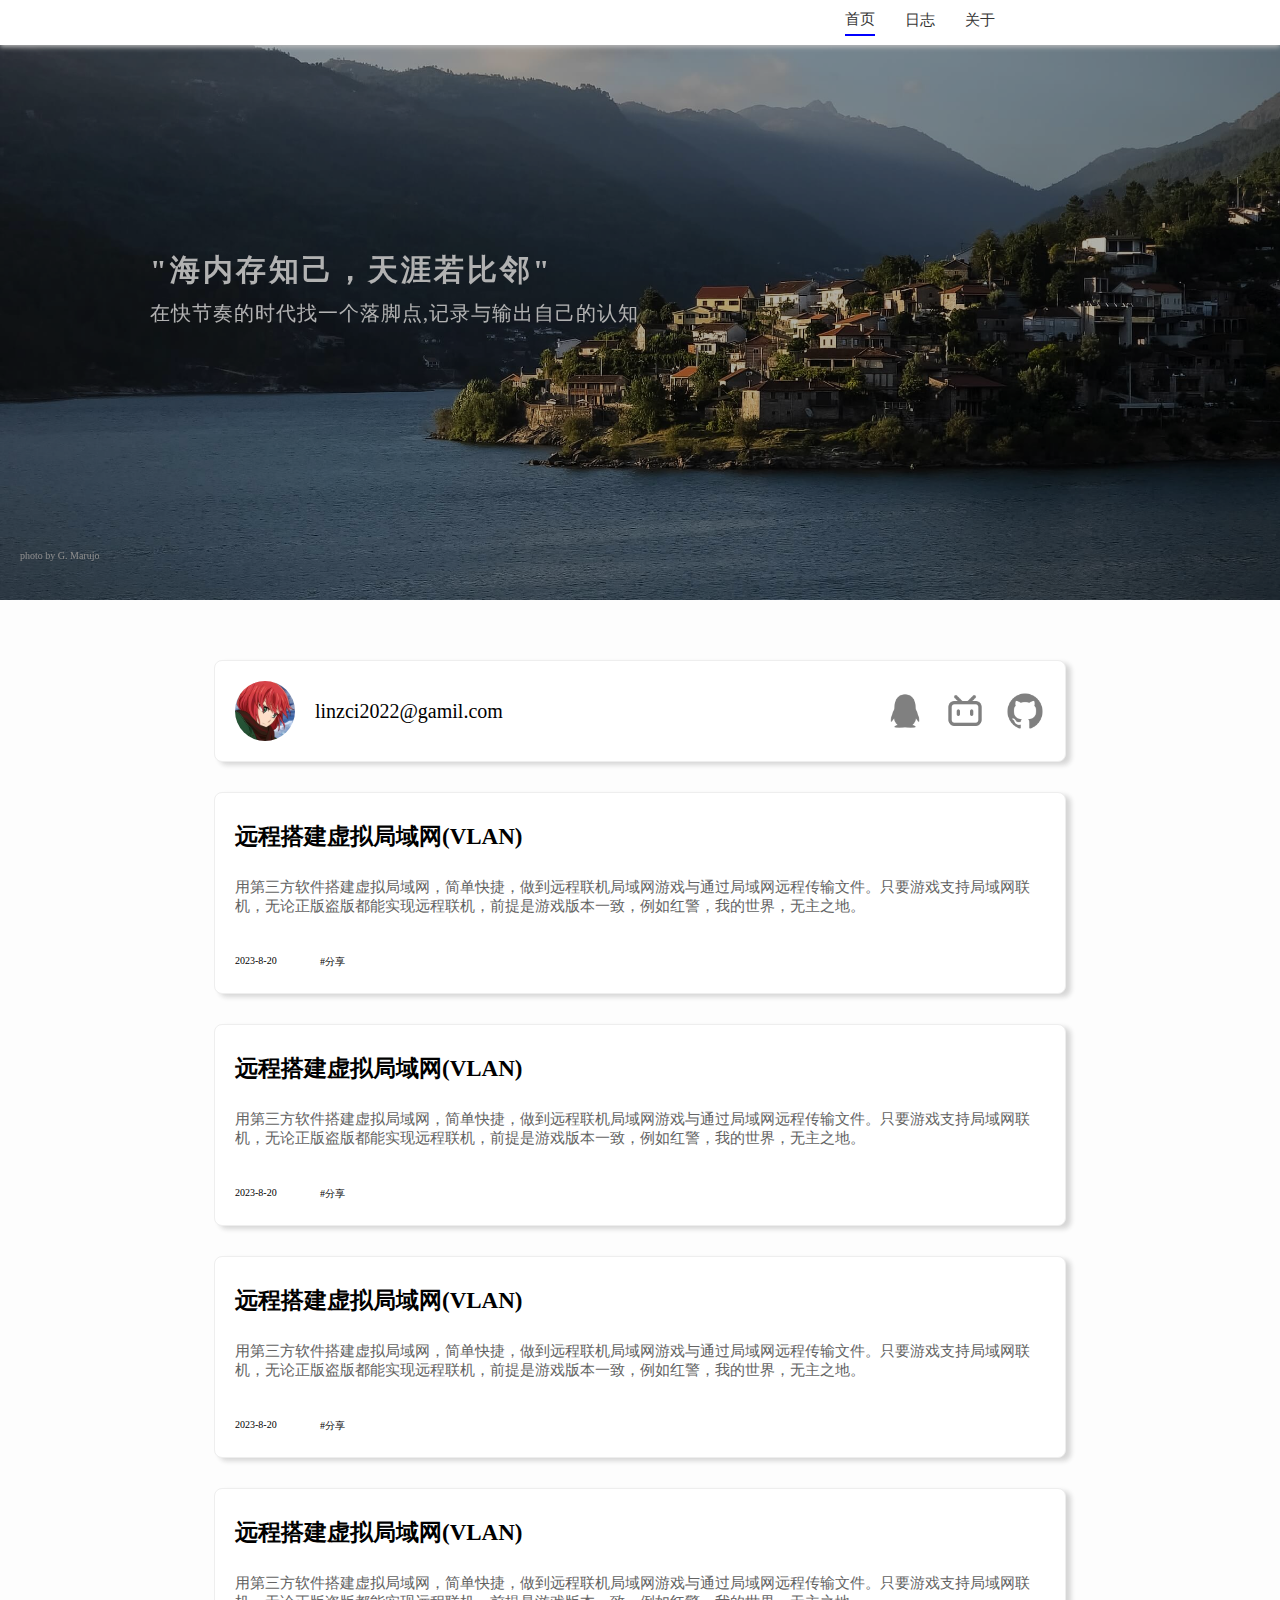
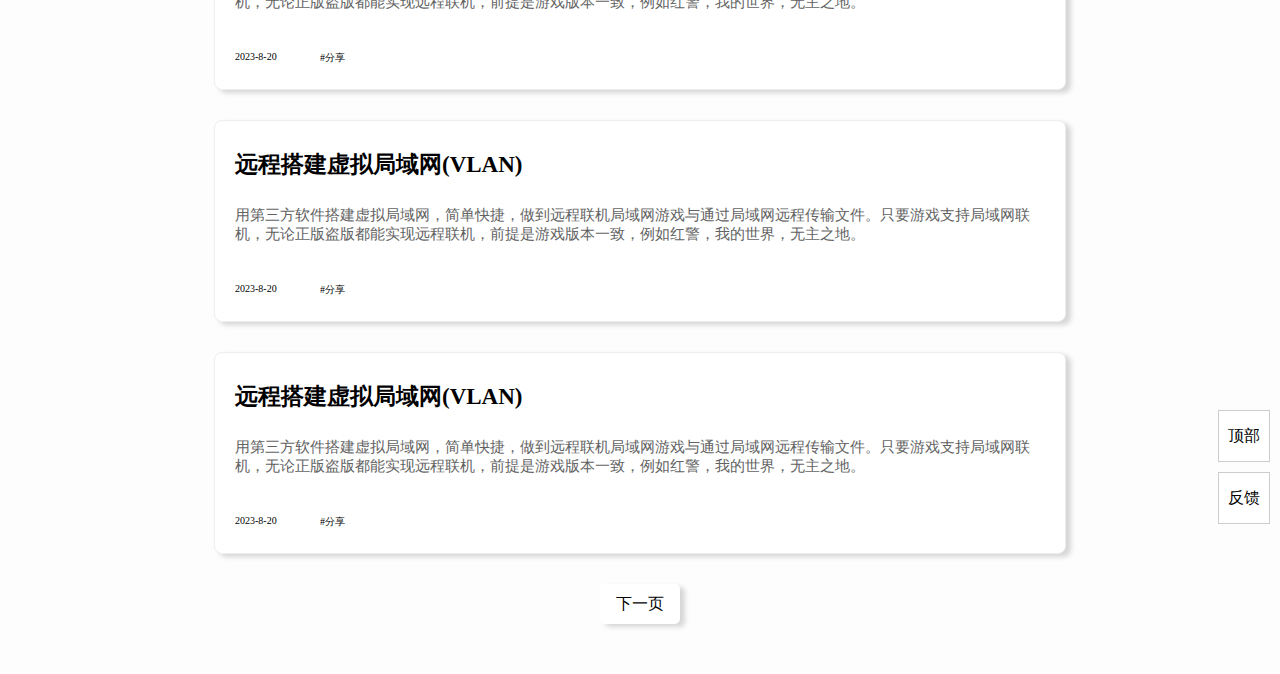
<file: index.html>
<!DOCTYPE html>
<html lang="en">
<head>
    <meta charset="UTF-8">
    <meta http-equiv="X-UA-Compatible" content="IE=edge">
    <meta name="viewport" content="width=device-width, initial-scale=1.0">
    <title>blog</title>
    <link rel="stylesheet" href="./css/index.css">
    <link rel="stylesheet" href="./css/index-@media.css">
</head>
<body>
    <!-- top -->
    <div id="top">
        <div id="logo"></div>
        <div id="tag">
            <p onclick="window.open('#','_self')" class="zi" id="now">首页</p>
            <p onclick="window.open('./log.html','_self')" class="zi">日志</p>
            <p onclick="window.open('#','_self')" class="zi">关于</p>
        </div>
    </div>
    <!-- img -->
    <div id="img">
        <b id="img-title">"海内存知己，天涯若比邻"</b>
        <p id="img-more">在快节奏的时代找一个落脚点,记录与输出自己的认知</p>
        <a id="img-link" href="https://unsplash.com/@marujo19">photo by G. Marujo</a>
    </div>
    <!-- article -->
    <div id="content">

        <!-- about me -->
        <div class="content-about">
            <div class="about-zi">
                <div class="about-avatar"></div>
                <div class="about-name"><p>linzci2022@gamil.com</p></div>
            </div>

            <div class="about-zi">
                <div class="about-icon" id="qq-icon" onclick="window.open('https://user.qzone.qq.com/2802286938','_self')"></div>
                <div class="about-icon" id="bilibili-icon" onclick="window.open('https://space.bilibili.com/533679724','_self')"></div>
                <div class="about-icon" id="github-icon" onclick="window.open('#','_self')"></div>
            </div>
        </div>

        <div class="content-article"  onclick="window.open('./article/article001.html','_self')">
            <div class="content-title">
                <b>远程搭建虚拟局域网(VLAN)</b>
            </div>
            <div class="content-intro">
                <p>用第三方软件搭建虚拟局域网，简单快捷，做到远程联机局域网游戏与通过局域网远程传输文件。只要游戏支持局域网联机，无论正版盗版都能实现远程联机，前提是游戏版本一致，例如红警，我的世界，无主之地。</p>
            </div>
            <div class="content-time">
                <div class="time">
                    <p>2023-8-20</p>
                    <p>#分享</p>
                </div>
            </div>
        </div>

        <div class="content-article" onclick="window.open('#','_self')">
            <div class="content-title">
                <b>远程搭建虚拟局域网(VLAN)</b>
            </div>
            <div class="content-intro">
                <p>用第三方软件搭建虚拟局域网，简单快捷，做到远程联机局域网游戏与通过局域网远程传输文件。只要游戏支持局域网联机，无论正版盗版都能实现远程联机，前提是游戏版本一致，例如红警，我的世界，无主之地。</p>
            </div>
            <div class="content-time">
                <div class="time">
                    <p>2023-8-20</p>
                    <p>#分享</p>
                </div>
            </div>
        </div>

        <div class="content-article"  onclick="window.open('#','_self')">
            <div class="content-title" >
                <b>远程搭建虚拟局域网(VLAN)</b>
            </div>
            <div class="content-intro">
                <p>用第三方软件搭建虚拟局域网，简单快捷，做到远程联机局域网游戏与通过局域网远程传输文件。只要游戏支持局域网联机，无论正版盗版都能实现远程联机，前提是游戏版本一致，例如红警，我的世界，无主之地。</p>
            </div>
            <div class="content-time">
                <div class="time">
                    <p>2023-8-20</p>
                    <p>#分享</p>
                </div>
            </div>
        </div>

        <div class="content-article"  onclick="window.open('#','_self')">
            <div class="content-title" >
                <b>远程搭建虚拟局域网(VLAN)</b>
            </div>
            <div class="content-intro">
                <p>用第三方软件搭建虚拟局域网，简单快捷，做到远程联机局域网游戏与通过局域网远程传输文件。只要游戏支持局域网联机，无论正版盗版都能实现远程联机，前提是游戏版本一致，例如红警，我的世界，无主之地。</p>
            </div>
            <div class="content-time">
                <div class="time">
                    <p>2023-8-20</p>
                    <p>#分享</p>
                </div>
            </div>
        </div>

        <div class="content-article"  onclick="window.open('#','_self')">
            <div class="content-title">
                <b>远程搭建虚拟局域网(VLAN)</b>
            </div>
            <div class="content-intro">
                <p>用第三方软件搭建虚拟局域网，简单快捷，做到远程联机局域网游戏与通过局域网远程传输文件。只要游戏支持局域网联机，无论正版盗版都能实现远程联机，前提是游戏版本一致，例如红警，我的世界，无主之地。</p>
            </div>
            <div class="content-time">
                <div class="time">
                    <p>2023-8-20</p>
                    <p>#分享</p>
                </div>
            </div>
        </div>

        <div class="content-article"  onclick="window.open('#','_self')">
            <div class="content-title">
                <b>远程搭建虚拟局域网(VLAN)</b>
            </div>
            <div class="content-intro">
                <p>用第三方软件搭建虚拟局域网，简单快捷，做到远程联机局域网游戏与通过局域网远程传输文件。只要游戏支持局域网联机，无论正版盗版都能实现远程联机，前提是游戏版本一致，例如红警，我的世界，无主之地。</p>
            </div>
            <div class="content-time">
                <div class="time">
                    <p>2023-8-20</p>
                    <p>#分享</p>
                </div>
            </div>
        </div>

        <div id="next">
            <p>下一页</p>
        </div>
    </div>

    <!-- tool -->
    <div id="tool">
        <div  onclick="window.open('#','_self')" class="tool"><p>顶部</p></div>
        <div  onclick="window.open('#','_self')" class="tool"><p>反馈</p></div>
    </div>
</body>
</html>
</file>
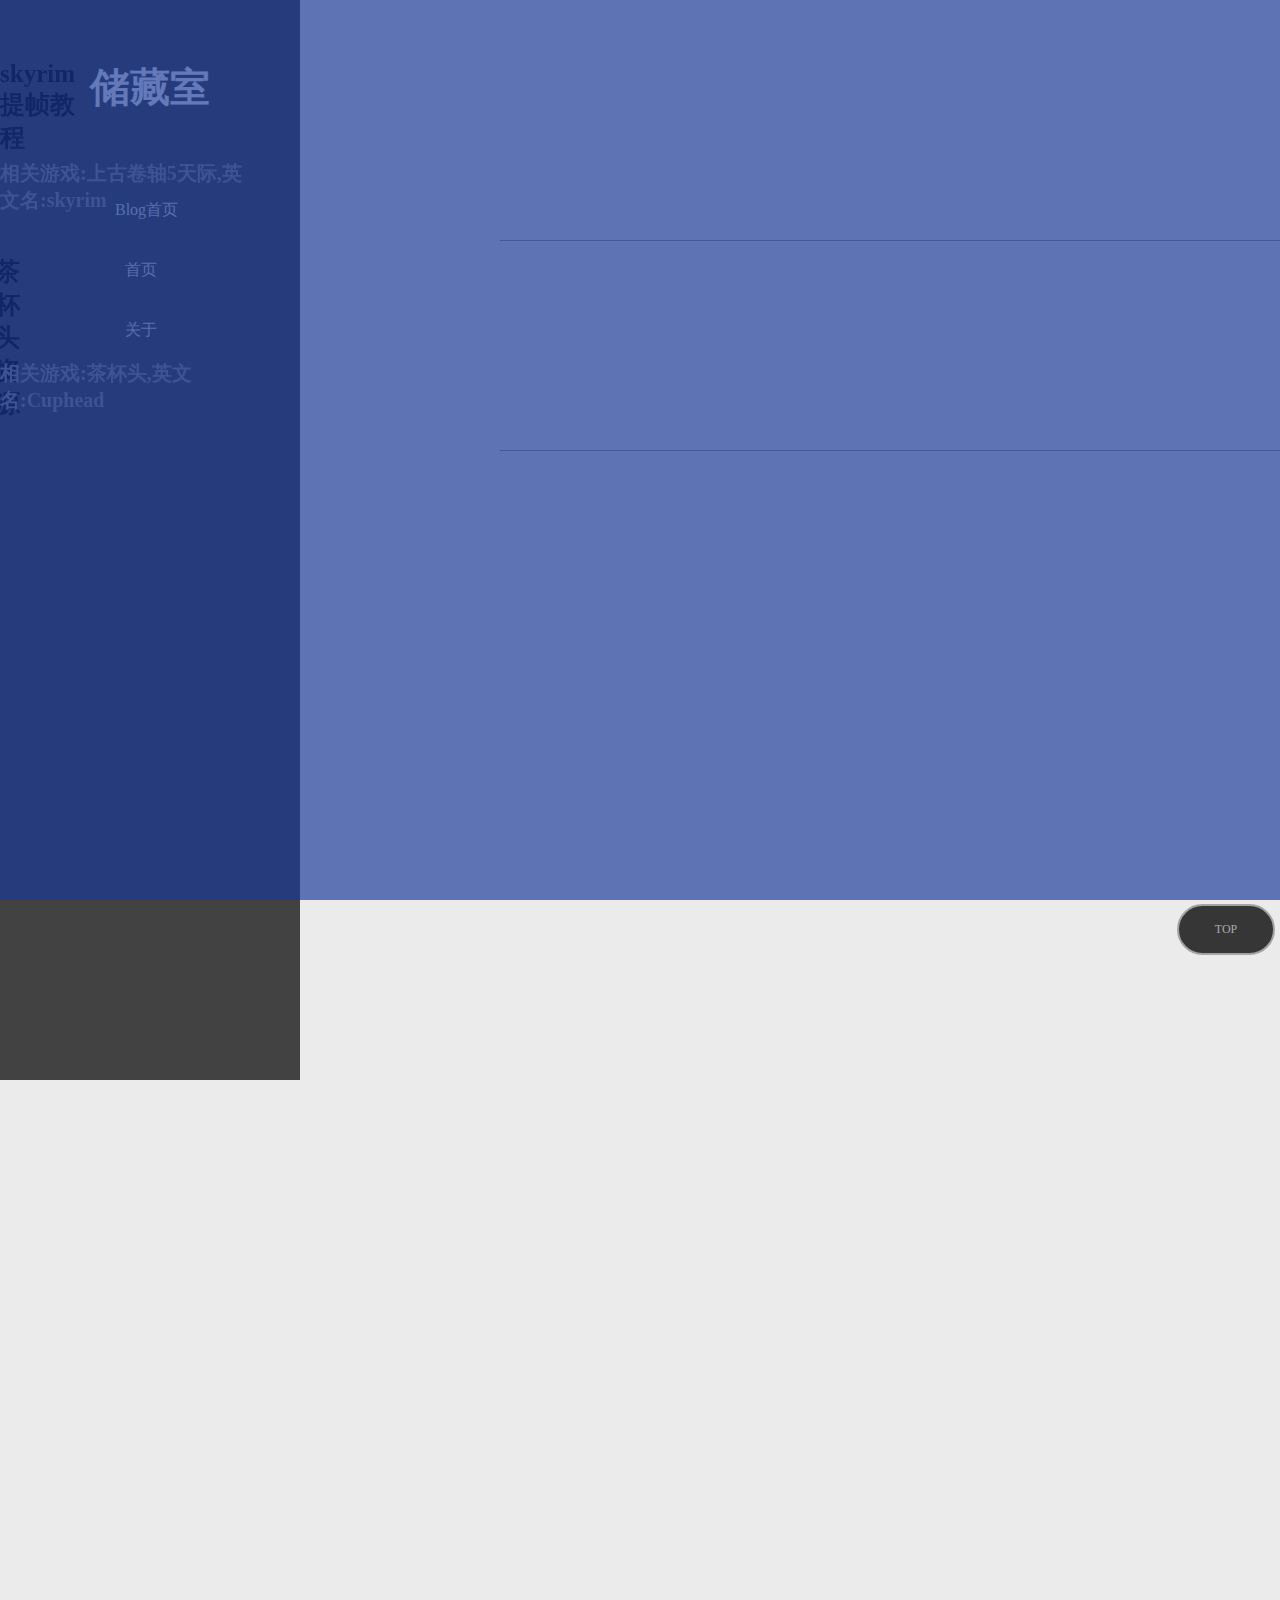
<file: all.html>
<!DOCTYPE html>
<html lang="en">
<head>
    <meta charset="UTF-8">
    <meta http-equiv="X-UA-Compatible" content="IE=edge">
    <meta name="viewport" content="width=device-width, initial-scale=1.0">
    <title>All</title>
    <link rel="stylesheet" href="all.css">
    <script src="https://code.jquery.com/jquery-3.5.1.min.js"></script>
    <style>
        .loading {
            width: 100%;
            height: 100%;
            position: fixed;
            top: 0;
            left: 0;
            background-color: rgb(23, 57, 151);
            z-index: 10000;
        }
    </style>
    <script type="text/javascript">
        document.onreadystatechange = function() {
            if (document.readyState == "complete") {
                setTimeout(function() {
                    $(".loading").fadeOut(500);
                }, 500);
            }
        }
    </script>
</head>
<body>
    <div id="home">
        <a href="#top" class="a003">top</a>
    </div>
    <!-- 加载页面 -->
    <div class="loading">
		<!-- 这里是自由发挥的空间，可以用canvas或者img -->
        <div class="loader"></div>
    </div>
    <!-- 侧边栏 -->
    <div id="div1">
        <h1 id="h1001">储藏室</h1>
        <ul id="epository">
            <li class="li001"><a href="./index.html" class="a001">Blog首页</a></li>
            <li class="li002"><a href="./all.html" class="a001">首页</a></li>
            <li class="li003"><a href="#" class="a001">关于</a></li>
        </ul>
    </div>
    <!-- 主题内容 -->
    <div id="div2">
        <h2 id="h2001"><a href="#" class="a002">skyrim提帧教程</a></h2>
        <h3 id="h3001">2022.9.17</h3>
        <h4 id="h4001">相关游戏:上古卷轴5天际,英文名:skyrim</h4>
        <hr id="hr001">
        
        <h2 id="h2002"><a href="#" class="a002">茶杯头资源</a></h2>
        <h3 id="h3002">2022.9.17</h3>
        <h4 id="h4002">相关游戏:茶杯头,英文名:Cuphead</h4>
        <hr id="hr002">
    </div>
</body>
</html>
</file>
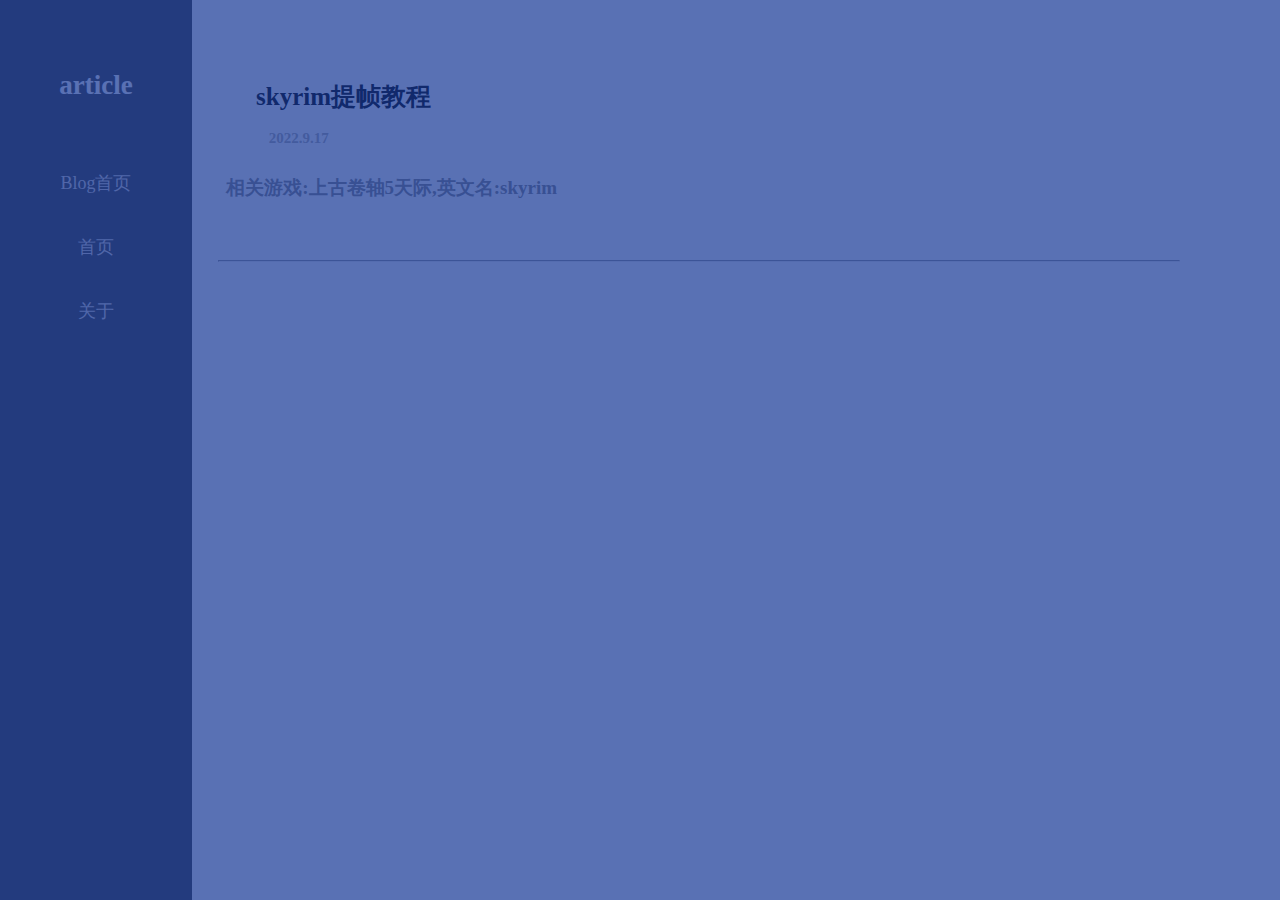
<file: article.html>
<!DOCTYPE html>
<html lang="en">
<head>
    <meta charset="UTF-8">
    <meta http-equiv="X-UA-Compatible" content="IE=edge">
    <meta name="viewport" content="width=device-width, initial-scale=1.0">
    <title>article</title>
    <link rel="stylesheet" href="article.css">
    <script src="https://code.jquery.com/jquery-3.5.1.min.js"></script>
    <style>
        .loading {
            width: 100%;
            height: 100%;
            position: fixed;
            top: 0;
            left: 0;
            background-color: rgb(23, 57, 151);
            z-index: 10000;
        }
    </style>
    <script type="text/javascript">
        document.onreadystatechange = function() {
            if (document.readyState == "complete") {
                setTimeout(function() {
                    $(".loading").fadeOut(500);
                }, 500);
            }
        }
    </script>
</head>
<body>
    <div id="home">
        <a href="#top" class="a003">top</a>
    </div>
    <!-- 加载页面 -->
    <div class="loading">
		<!-- 这里是自由发挥的空间，可以用canvas或者img -->
        <div class="loader"></div>
    </div>
    <!-- 按钮 -->
    <div class="nav">
        <input type="checkbox">
          <span></span>
          <span></span>
          <div class="menu">
            <li><a href="./index.html">blog</a></li>
            <li><a href="./all.html">home</a></li>
            <li><a href="#">about</a></li>
          </div>
      </div>
    <!-- 侧边栏 -->
    <div id="div1">
        <h1 id="h1001">article</h1>
        <ul id="epository">
            <li class="li001"><a href="./index.html" class="a001">Blog首页</a></li>
            <li class="li002"><a href="./all.html" class="a001">首页</a></li>
            <li class="li003"><a href="#" class="a001">关于</a></li>
        </ul>
    </div>
    <!-- 主题内容 -->
    <div id="div2">
        <div class="neiron">
            <img src="./img/9EOPR1O44`P}PGD}0AC)$J0.jpg" alt="" class="chatu" id="skyrim01">
            <h2 id="h2001"><a href="#" class="a002">skyrim提帧教程</a></h2>
            <h3 id="h3001">2022.9.17</h3>
            <h4 id="h4001">相关游戏:上古卷轴5天际,英文名:skyrim</h4>
            <hr id="hr001">
        </div>
        <!-- <div>
            <img src="./img/Cuphead.jpg" alt="" class="chatu" id="cuphead01">
            <h2 id="h2002"><a href="#" class="a002">茶杯头资源</a></h2>
            <h3 id="h3002">2022.9.17</h3>
            <h4 id="h4002">相关游戏:茶杯头,英文名:Cuphead</h4>
            <hr id="hr002">
        </div> -->

    </div>
</body>
</html>
</file>
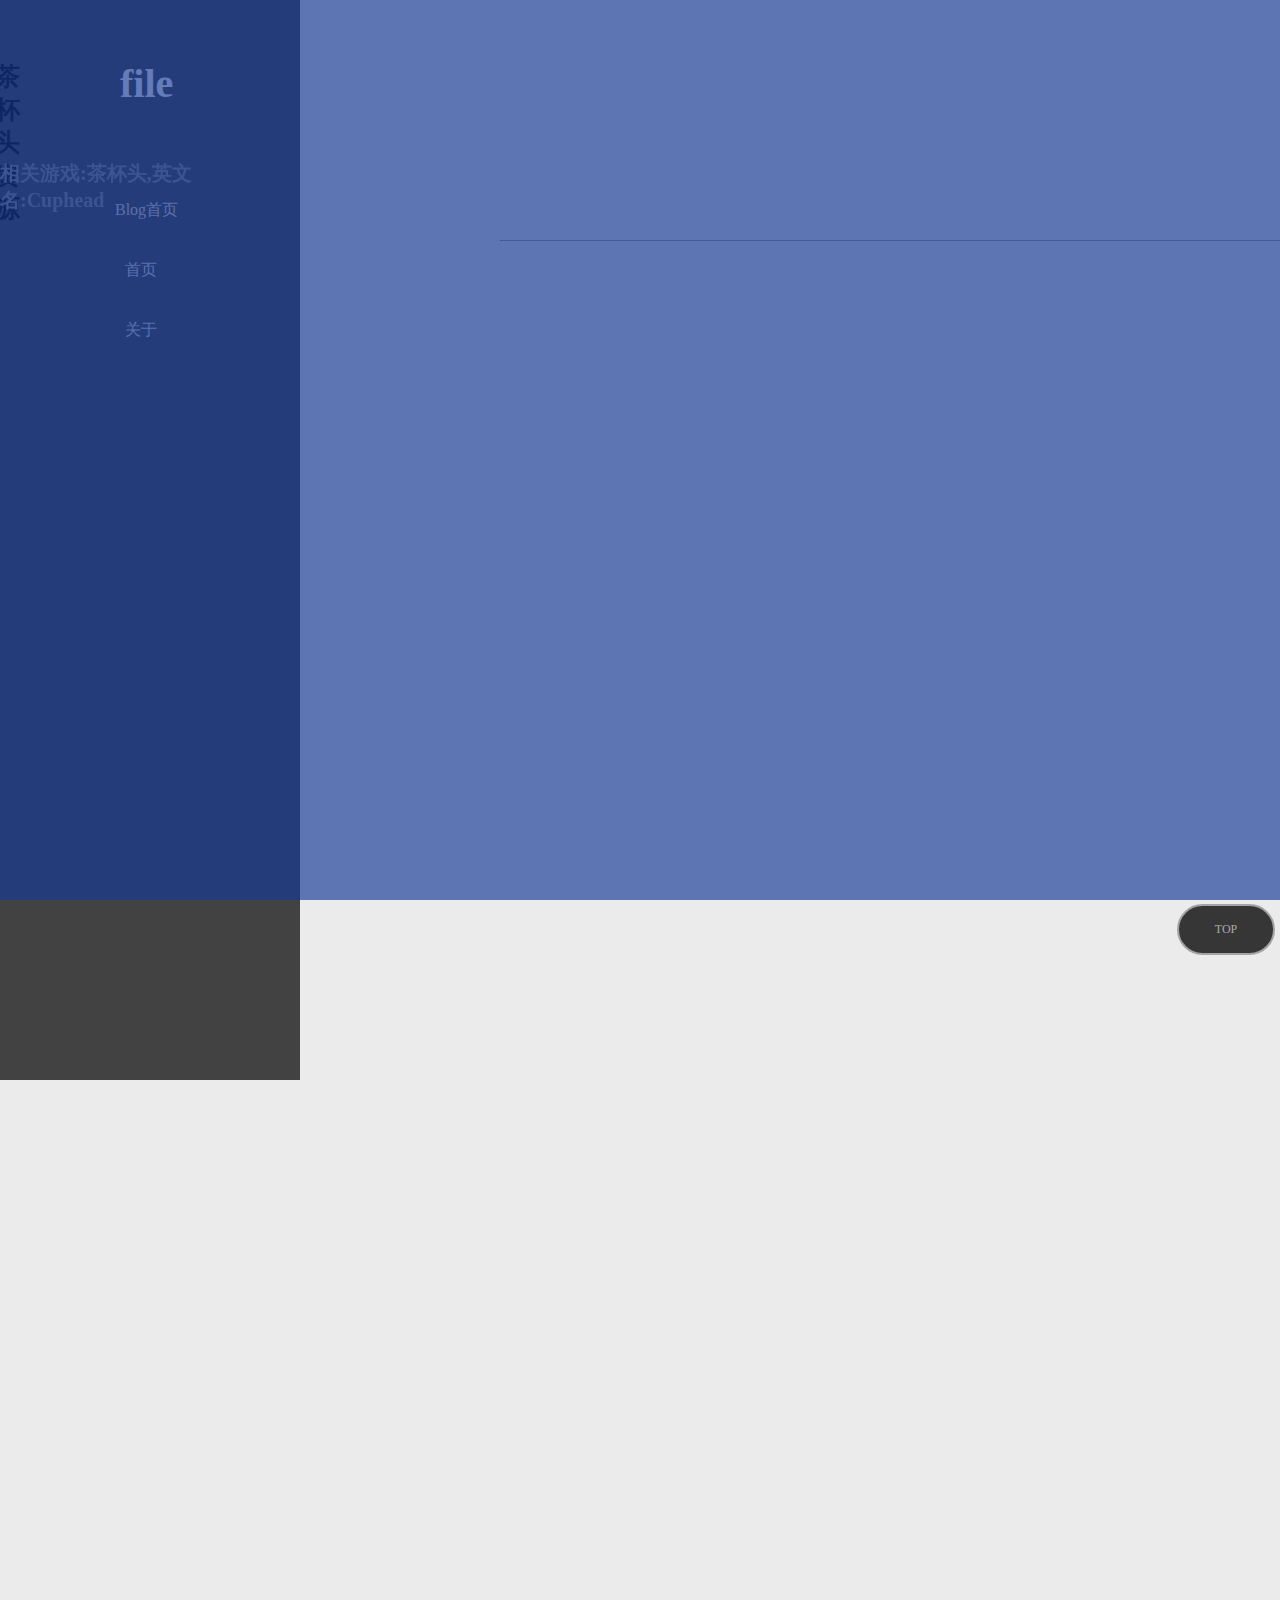
<file: file.games.html>
<!DOCTYPE html>
<html lang="en">
<head>
    <meta charset="UTF-8">
    <meta http-equiv="X-UA-Compatible" content="IE=edge">
    <meta name="viewport" content="width=device-width, initial-scale=1.0">
    <title>All</title>
    <link rel="stylesheet" href="file.games.css">
    <script src="https://code.jquery.com/jquery-3.5.1.min.js"></script>
    <style>
        .loading {
            width: 100%;
            height: 100%;
            position: fixed;
            top: 0;
            left: 0;
            background-color: rgb(23, 57, 151);
            z-index: 10000;
        }
    </style>
    <script type="text/javascript">
        document.onreadystatechange = function() {
            if (document.readyState == "complete") {
                setTimeout(function() {
                    $(".loading").fadeOut(500);
                }, 500);
            }
        }
    </script>
</head>
<body>
    <div id="home">
        <a href="#top" class="a003">top</a>
    </div>
    <!-- 加载页面 -->
    <div class="loading">
		<!-- 这里是自由发挥的空间，可以用canvas或者img -->
        <div class="loader"></div>
    </div>
    <!-- 侧边栏 -->
    <div id="div1">
        <h1 id="h1001">file</h1>
        <ul id="epository">
            <li class="li001"><a href="./index.html" class="a001">Blog首页</a></li>
            <li class="li002"><a href="./all.html" class="a001">首页</a></li>
            <li class="li003"><a href="#" class="a001">关于</a></li>
        </ul>
    </div>
    <!-- 主题内容 -->
    <div id="div2">
        <h2 id="h2001"><a href="#" class="a002">茶杯头资源</a></h2>
        <h3 id="h3001">2022.9.17</h3>
        <h4 id="h4001">相关游戏:茶杯头,英文名:Cuphead</h4>
        <hr id="hr001">
    </div>
</body>
</html>
</file>
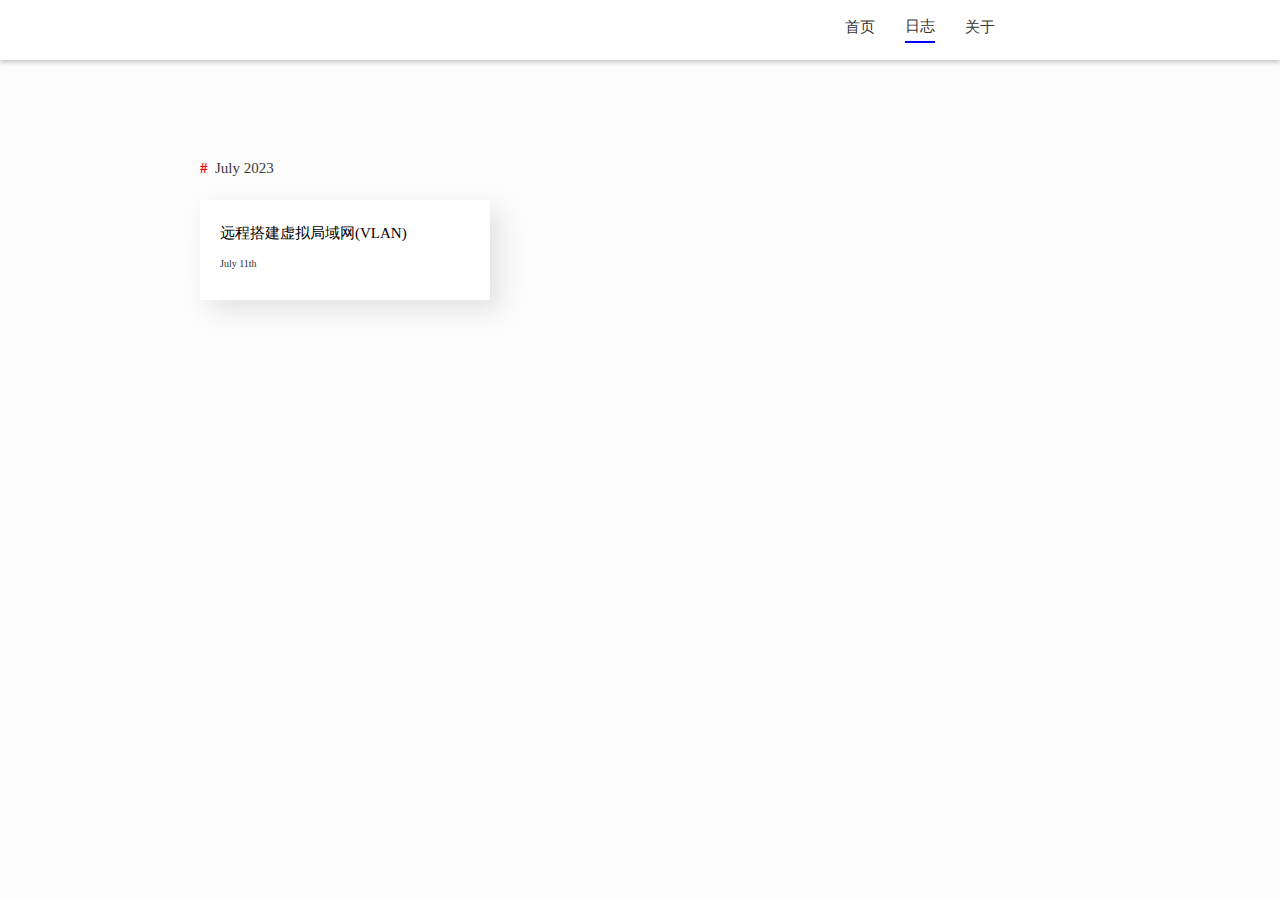
<file: log.html>
<!DOCTYPE html>
<html lang="en">
<head>
    <meta charset="UTF-8">
    <meta http-equiv="X-UA-Compatible" content="IE=edge">
    <meta name="viewport" content="width=device-width, initial-scale=1.0">
    <title>log</title>
    <link rel="stylesheet" href="./css/log.css">
    <link rel="stylesheet" href="./css/log-@media.css">
    <link rel="shortcut icon"type="image/x-icon" href="./img/logo.ico"media="screen" />
    <script type="text/javascript">
        document.onreadystatechange = function() {
            if (document.readyState == "complete") {
                setTimeout(function() {
                    $(".loading").fadeOut(500);
                }, 500);
            }
        }
    </script>
</head>
<body>
    <!-- 顶部栏 -->
    <div id="top">
        <div id="logo"></div>
        <div id="tag">
            <p onclick="window.open('./index.html','_self')" class="zi">首页</p>
            <p onclick="window.open('#','_self')" class="zi" id="now">日志</p>
            <p onclick="window.open('#','_self')" class="zi">关于</p>
        </div>
    </div>
    <!-- 内容区 -->
    <div id="div1">
        <div class="article" onclick="window.open('./article/article001.html','_self');">
            <div class="font"><b class="b01">#</b>&nbsp;&nbsp;July 2023</div>
            <p class="p">远程搭建虚拟局域网(VLAN)</p>
            <p class="p" style="font-size:10px; color:rgb(46, 46, 46);margin-top: 15px;">July 11th</p>
        </div>        
    </div>
</body>
</html>
</file>
<file: css/index.css>
body {
    margin: 0;
    padding: 0;
    height: 100%;
    width: 100%;
    background-color: rgb(253, 253, 253);
}
p {
    margin: 0;
}

a {
    text-decoration:none;
}
html {
    scroll-behavior: smooth;
}
/* top */
#top {
    width: 100%;
    height: 45px;
    background-color: rgb(255, 255, 255);
    display: flex;
    justify-content: space-around;
    align-items: center;
    box-shadow:0 2px 5px rgb(189, 189, 189);
    position: fixed;
    z-index: 9999;
    top: 0;
    cursor: pointer;
}
#logo {
    width: 80px;
    height: 40px;
    background-color: white;
    display: flex;
    justify-content: center;
    align-items: center;
}
#logo p {
    font-size:20px;
}
#tag {
    width: 300px;
    height:40px;
    background-color: rgb(255, 255, 255);
    display: flex;
    justify-content:center;
    align-items: center;
}
.zi {
    margin-left: 30px;
    color: rgb(53, 53, 53);
    padding-bottom: 5px;
    font-size: 15px;
}
#now {
    border-bottom: 2px solid blue;
}
.zi:hover {
    border-bottom: 2px solid blue;
    color: rgb(45, 45, 255);
}

/* img */
#img {
    width: 100%;
    height: 600px;
    background-image: url(../img/background.jpg);
    background-size: cover;
    background-position: center;
    filter: brightness(70%);
    transition-duration:300ms;
}
#img:hover {
    filter: brightness(110%);
}
#img-title {
    color: white;
    font-size: 30px;
    position: absolute;
    top: 250px;
    margin-left: 150px;
    letter-spacing: 3px;
}
#img-more {
    color: white;
    font-size: 20px;
    position: absolute;
    top: 300px;
    margin-left: 150px;
    letter-spacing: 1px;
}
#img-link {
    font-size: 10px;
    position: absolute;
    top: 550px;
    margin-left: 20px;
    color: rgb(201, 201, 201);
}
#img-link::before {
    color: rgb(196, 196, 196);
}
#img-title,b {
    cursor: pointer;
}


/* content */
#content {
    margin-top: 60px;
}
.content-article {
    max-width: 850px;
    height: 200px;
    background-color: rgb(255, 255, 255);
    margin: 0 auto;
    margin-bottom:30px;
    border: 1px solid rgb(238, 238, 238);
    border-radius: 8px;
    box-shadow: 5px 3px 5px rgb(214, 214, 214);
    transition-duration:200ms;
    display: flex;
    flex-wrap: wrap;
    align-items: center;
    cursor: pointer;
}
.content-article:hover {
    max-width: 860px;
    height: 210px;
    margin-bottom: 20px;
    box-shadow: 0 0 5px 3px rgb(199, 199, 199);
}
.content-title {
    max-width: 800px;
    height: 20%;
    font-size: 23px;
    margin-left:20px;
    margin-right: 20px;
    margin-top: 20px;
    transition-duration:300ms;
}
.content-title:hover {
    color: rgb(57, 57, 255);
}
.content-intro {
    max-width: 800px;
    height: 30%;
    font-size: 15px;
    word-break:break-word;
    overflow:hidden;
    -webkit-line-clamp: 2; 
    -webkit-box-orient: vertical;
    margin-left:20px;
    margin-right: 20px;
    color: rgb(99, 99, 99);
}
.content-time {
    max-width: 800px;
    height: 15%;
    font-size: 10px;
    margin-left:20px;
    margin-right: 20px;
}
.time {
    width:110px;
    display: flex;
    justify-content: space-between;
}
#next {
    width: 80px;
    height: 40px;
    box-shadow: 5px 3px 5px rgb(214, 214, 214);
    background-color: rgb(255, 255, 255);
    display: flex;
    align-items: center;
    justify-content: center;
    margin: 0 auto;
    margin-bottom: 50px;
    transition-duration:300ms;
    border-radius: 5px;
    cursor:pointer;
}
#next:hover {
    background-color: rgb(0, 0, 209);
    color: white;
}
.content-about {
    max-width: 850px;
    height: 100px;
    background-color: rgb(255, 255, 255);
    margin: 0 auto;
    margin-bottom:30px;
    border: 1px solid rgb(238, 238, 238);
    border-radius: 8px;
    box-shadow: 5px 3px 5px rgb(214, 214, 214);
    display: flex;
    align-items: center;
    justify-content: space-between;
    flex-wrap: wrap;
}
.about-avatar {
    height: 60px;
    width: 60px;
    border-radius: 50px;
    background-image: url(../img/头像.jpg);
    background-size: cover;
    margin-left: 20px;
}
.about-name {
    margin-left: 20px;
    font-size: 20px;
}
.about-zi {
    display: flex;
    align-items: center;
}
.about-icon {
    height: 40px;
    width: 40px;
    border-radius: 50px;
    background-size: cover;
    margin:10px;
    transition-duration:200ms;
    filter: opacity(50%);
}
#qq-icon {
    background-image: url(../img/icon/qq_icon.png);
}
#bilibili-icon {
    background-image: url(../img/icon/bilibili_icon.png);
}
#github-icon {
    background-image: url(../img/icon/github_icon.png);
    margin-right: 20px;
}
#qq-icon:hover,#bilibili-icon:hover,#github-icon:hover {
    filter: opacity(100%);
}

/* tool */
#tool {
    position: absolute;
    top: 2000px;
    right: 10px;
}
.tool {
    width: 50px;
    height: 50px;
    background-color: white;
    border: 1px solid rgb(204, 204, 204);
    margin-top: 10px;
    display: flex;
    align-items:center;
    justify-content:center;
    transition-duration:300ms;
    cursor:pointer;
}
.tool:hover {
    background-color: rgb(0, 0, 189);
    color: white;
}
</file>
<file: css/index-@media.css>
/* img */
@media (max-width:850px) and (min-width:0px) {
    #img-title {
        font-size: 23px;
        margin-left: 10%;
        letter-spacing: 1px;
    }
    #img-more {
        font-size: 15px;
        margin-left: 10%;
    }
}
@media (max-width:400px) and (min-width:0px) {
    #img-title {
        letter-spacing: 0;
        font-size: 20px;
        top: 200px;
    }
    #img-more {
        font-size: 8px;
        margin-right: 15px;
        top: 250px;
    }
}
/* tool */
@media (max-width:1000px) and (min-width:0px) {
    #tool {
        display: none;
    }
}
/* content */
@media (max-width:560px) and (min-width:0px) {
    .content-article {
        height: 270px;
    }
    .content-intro {
        height: 35%;
    }
    .content-article:hover {
        height: 280px;
        margin-bottom: 20px;
        box-shadow: 0 0 5px 3px rgb(199, 199, 199);
    }
    .about-name {
        display: none;
    }
}

@media (max-width:920px) and (min-width:0px) {
    .content-article,
    .content-about {
        width: 90%;
    }
}
@media (max-width:600px) {
    .about-avatar{
        width: 40px;
        height: 40px;
    }
    .about-icon {
        width: 30px;
        height: 30px;
    }
    .content-about {
        height: 80px;
    }
}
</file>
<file: all.css>
* {
    margin: 0;
    padding: 0;
}
#div1 {
    background-color: rgb(66, 66, 66);
    height: 1080px;
    width: 300px;
    float: left;
    position: fixed;
}
#div2 {
    height: 2000px;
    width: 1903px;
    background-color: rgb(235, 235, 235);
}
#h1001 {
    position: absolute;
    left: 90px;
    top: 60px;
    color: white;
    font-size: 40px;
}

a {
    text-decoration:none
}
#epository li .a001:link {
    color: rgb(221, 217, 217);
}
#epository li .a001:visited {
    color: rgb(221, 217, 217);
}
#epository li .a001:hover {
    color: rgb(255, 255, 255);
}
.li001 {
    position: absolute;
    top: 200px;
    left: 115px;
}
.li002 {
    position: absolute;
    top: 260px;
    left: 125px;
}
.li003 {
    position: absolute;
    top: 320px;
    left: 125px;
}
#epository {
    list-style-type:none;
    font-size: 16px;
}
#div2 h2 {
    font-size: 25px;
    color: white;
    position: absolute;    
}
#h2001 {
    top:60px;
    right: 1200px;
}
#h2002 {
    right: 1260px;
    top: 255px;
}
.a002:link {
    color: rgb(0, 0, 0);
}
.a002:visited {
    color: rgb(0, 0, 0);
}
.a002:hover {
   color: rgb(89, 143, 224);
}
#div2 #h3001 {
    font-size: 15px;
    color: rgb(177, 177, 177);
    position: absolute;
    top: 110px;
    right: 1310px;
}
#div2 #h4001 {
    font-size: 20px;
    color: rgb(138, 138, 138);
    position: absolute;
    top: 160px;
    right: 1030px;
}
#hr001 {
    width: 1250px;
    position: absolute;
    top: 240px;
    left: 500px;
}
/* 加载动画 */
.loader:before,
.loader:after,
.loader {
  border-radius: 50%;
  width: 2.5em;
  height: 2.5em;
  -webkit-animation-fill-mode: both;
  animation-fill-mode: both;
  -webkit-animation: load7 1.8s infinite ease-in-out;
  animation: load7 1.8s infinite ease-in-out;
  top: 350px;
  position: absolute;
}
.loader {
  margin: 8em auto;
  font-size: 10px;
  position: relative;
  text-indent: -9999em;
  -webkit-animation-delay: 0.16s;
  animation-delay: 0.16s;
}
.loader:before {
  left: -3.5em;
}
.loader:after {
  left: 3.5em;
  -webkit-animation-delay: 0.32s;
  animation-delay: 0.32s;
}
.loader:before,
.loader:after {
  content: '';
  position: absolute;
  top: 0;
}
@-webkit-keyframes load7 {
  0%,
  80%,
  100% {
    box-shadow: 0 2.5em 0 -1.3em #ffffff;
  }
  40% {
    box-shadow: 0 2.5em 0 0 #FFF;
  }
}
@keyframes load7 {
  0%,
  80%,
  100% {
    box-shadow: 0 2.5em 0 -1.3em #ffffff;
  }
  40% {
    box-shadow: 0 2.5em 0 0 #FFF;
  }
}
#home {
    float: left;
    height: 0;
    width: 20px;
    position: absolute;
    top: 900px;
    right: 85px;
    position: fixed;
  }
.a003 {
    /* 文字颜色 */
    color: #0099CC; 
    /* 清除背景色 */
    background: transparent; 
    /* 边框样式、颜色、宽度 */
    border: 2px solid #3d3d3d;
    /* 给边框添加圆角 */
    border-radius: 100px; 
    /* 字母转大写 */
    border: none;
    color: white;
    padding: 16px 32px;
    text-align: center;
    display: inline-block;
    font-size: 25px;
    margin: 4px 2px;
    -webkit-transition-duration: 0.4s; /* Safari */
    transition-duration: 0.4s;
    cursor: pointer;
    text-decoration: none;
    text-transform: uppercase;
}
.a003 {
    background-color:rgb(54, 54, 54); 
    color:rgb(170, 170, 170); 
    border: 2px solid rgb(163, 163, 163);
    width: 30px;
    height: 15px;
    font-size: 12px;
}
/* 悬停样式 */
.a003:hover {
    background-color:rgb(41, 41, 41);
    color: rgb(255, 253, 253);
}
#div2 #h3002 {
    font-size: 15px;
    color: rgb(177, 177, 177);
    position: absolute;
    top: 310px;
    right: 1310px;
}
#div2 #h4002 {
    font-size: 20px;
    color: rgb(138, 138, 138);
    position: absolute;
    top: 360px;
    right: 1080px;
}
#hr002 {
    width: 1250px;
    position: absolute;
    top: 450px;
    left: 500px;
}
html {
    scroll-behavior: smooth;
}
</file>
<file: article.css>
* {
  margin: 0;
  padding: 0;
}
#div1 {
  background-color: rgb(66, 66, 66);
  height: 100%;
  width: 15%;
  position: fixed;

}
#h1001 {
  /* position: absolute;
  left: 90px;
  top: 60px; */
  color: rgb(255, 255, 255);
  font-size: 3vh;
  display: flex;
  justify-content: center;
  margin: 70px;
}

a {
  text-decoration:none
}
#epository li .a001:link {
  color: rgb(221, 217, 217);
}
#epository li .a001:visited {
  color: rgb(221, 217, 217);
}
#epository li .a001:hover {
  color: rgb(32, 84, 255);
}
.li001 {
  /* position: absolute;
  top: 200px;
  left: 115px; */
  display: flex;
  justify-content: center;
  margin: 40px;
  font-size: 2vh;
}
.li002 {
  /* position: absolute;
  top: 260px;
  left: 125px; */
  display: flex;
  justify-content: center;
  margin: 40px;
  font-size: 2vh;
}
.li003 {
  /* position: absolute;
  top: 320px;
  left: 125px; */
  display: flex;
  justify-content: center;
  margin: 40px;
  font-size: 2vh;
}
#epository {
  list-style-type:none;
  font-size: 16px;
}
#div2 h2 {
  font-size: 25px; 
  position: absolute;
}
#h2001 {
  top:60px;
  left: 22%;
}
#h2002 {
  left: 22%;
  top: 255px;
}
.a002:link {
  color: rgb(0, 0, 0);
}
.a002:visited {
  color: rgb(0, 0, 0);
}
.a002:hover {
 color: rgb(89, 143, 224);
}
#div2 #h3001 {
  font-size: 15px;
  color: rgb(177, 177, 177);
  position: absolute;
  top: 110px;
  left: 22%;
}
#div2 #h4001 {
  font-size: 19px;
  color: rgb(138, 138, 138);
  position: absolute;
  top: 160px;
  left: 20%;
  margin: 15px;
}
#hr001 {
  width: 75%;
  position: absolute;
  top: 240px;
  left: 17%;
}
/* 加载动画 */
.loader:before,
.loader:after,
.loader {
border-radius: 50%;
width: 2.5em;
height: 2.5em;
-webkit-animation-fill-mode: both;
animation-fill-mode: both;
-webkit-animation: load7 1.8s infinite ease-in-out;
animation: load7 1.8s infinite ease-in-out;
top: 350px;
position: absolute;
}
.loader {
margin: 8em auto;
font-size: 10px;
position: relative;
text-indent: -9999em;
-webkit-animation-delay: 0.16s;
animation-delay: 0.16s;
}
.loader:before {
left: -3.5em;
}
.loader:after {
left: 3.5em;
-webkit-animation-delay: 0.32s;
animation-delay: 0.32s;
}
.loader:before,
.loader:after {
content: '';
position: absolute;
top: 0;
}
@-webkit-keyframes load7 {
0%,
80%,
100% {
  box-shadow: 0 2.5em 0 -1.3em #ffffff;
}
40% {
  box-shadow: 0 2.5em 0 0 #FFF;
}
}
@keyframes load7 {
0%,
80%,
100% {
  box-shadow: 0 2.5em 0 -1.3em #ffffff;
}
40% {
  box-shadow: 0 2.5em 0 0 #FFF;
}
}
#home {
  height: 0;
  width: 10px;
  position: absolute;
  top: 90%;
  right: 6%;
  position: fixed;
}
.a003 {
  /* 文字颜色 */
  color: #0099CC; 
  /* 清除背景色 */
  background: transparent; 
  /* 边框样式、颜色、宽度 */
  border: 2px solid #3d3d3d;
  /* 给边框添加圆角 */
  border-radius: 100px; 
  /* 字母转大写 */
  border: none;
  color: white;
  padding: 16px 32px;
  text-align: center;
  display: inline-block;
  font-size: 25px;
  margin: 4px 2px;
  -webkit-transition-duration: 0.4s; /* Safari */
  transition-duration: 0.4s;
  cursor: pointer;
  text-decoration: none;
  text-transform: uppercase;
}
.a003 {
  background-color:rgb(54, 54, 54); 
  color:rgb(170, 170, 170); 
  border: 2px solid rgb(163, 163, 163);
  width: 20px;
  height: 15px;
  font-size: 12px;
}
/* 悬停样式 */
.a003:hover {
  background-color:rgb(2, 41, 212);
  color: rgb(255, 253, 253);
}
#div2 #h3002 {
  font-size: 15px;
  color: rgb(177, 177, 177);
  position: absolute;
  top: 310px;
  left: 22%;
}
#div2 #h4002 {
  font-size: 19px;
  color: rgb(138, 138, 138);
  position: absolute;
  top: 360px;
  left: 20%;
  margin: 15px;
}
#hr002 {
  width: 75%;
  position: absolute;
  top: 450px;
  left: 17%;
}
html {
  scroll-behavior: smooth;
}




@media (max-width:1040px) {
  #div1 {
      display: none;
  }
  #home {
      display: none;
  }
  #h1001 {
      display: flex;
      justify-content: center;
      margin:0px;
      font-size: 2.5vh;
      margin-top: 7px;
  }
  #epository {
      display: none;
  }


  #div2 #h3002 {
      font-size: 15px;
      color: rgb(177, 177, 177);
      position: absolute;
      top: 355px;
      left: 21%;
  }
  #div2 #h4002 {
      font-size: 19px;
      color: rgb(138, 138, 138);
      position: absolute;
      top: 415px;
      left: 5%;
      margin: 15px;
  }
  #hr002 {
      width: 85%;
      position: absolute;
      top: 485px;
      left: 7%;
  }
  #div2 #h3001 {
      font-size: 15px;
      color: rgb(177, 177, 177);
      position: absolute;
      top: 160px;
      left: 21%;
  }
  #div2 #h4001 {
      font-size: 19px;
      color: rgb(138, 138, 138);
      position: absolute;
      top: 180px;
      left: 5%;
      margin: 30px;
  }
  #hr001 {
      width: 85%;
      position: absolute;
      top: 280px;
      left: 7%;
  }
  #h2001 {
      top:110px;
      left: 20%;
  }
  #h2002 {
      left: 20%;
      top: 310px;
  }
  .chatu {
      display: none;
  }
  /* 按钮 */
  .nav, .menu {
      display: flex;
      /* justify-content: center; */
      align-items: center; 
  }
  
  .nav {
      position: relative;
      background-color: #2c2c2c;
      padding: 20px;
      transition: 0.5s;
      /* border-radius: 50px; */
      overflow: hidden;
      box-shadow: 0 8px 15px rgba(0,0,0,.2);
  }
  
  .menu {
      margin: 11px;
      padding: 0;
      width: 0;
      overflow: hidden;
      transition: 0.5s;
  }
  
  .nav input:checked ~ .menu {
      width: 450px;
  }
  
  .menu li {
      list-style: none;
      margin: 0 10px;
  }
  
  .menu li a {
      text-decoration: none;
      color: #666;
      text-transform: uppercase;
      font-weight: 600;
      transition: 0.5s;
  }
  
  .menu li a:hover {
      color: #e7e7e7;
  }
  
  .nav input {
      width: 40px;
      height: 10px;
      cursor: pointer;
      opacity: 0;
  }
  
  .nav span {
      position: absolute;
      left: 30px;
      width: 30px;
      height: 4px;
      border-radius: 50px;
      background-color: #666;
      pointer-events: none;
      transition: 0.5s;
  }
  
  .nav input:checked ~ span {
      background-color: #014dda;
  }
  
  .nav span:nth-child(2) {
      transform: translateY(-8px);
  }
  
  .nav input:checked ~ span:nth-child(2) {
      transform: translateY(0) rotate(-45deg);
  }
  .nav span:nth-child(3) {
      transform: translateY(8px);
  }
  
  .nav input:checked ~ span:nth-child(3) {
      transform: translateY(0) rotate(45deg);
  }
}




@media (min-width:1041px) and (max-width:1280px) {
  #home {
      display: none;
  }
  .nav {
      display: none;
  }
  #div2 #h3002 {
      font-size: 15px;
      color: rgb(177, 177, 177);
      position: absolute;
      top: 310px;
      left: 21%;
  }
  #div2 #h4002 {
      font-size: 19px;
      color: rgb(138, 138, 138);
      position: absolute;
      top: 360px;
      left: 16.5%;
      margin: 15px;
  }
  #hr002 {
      width: 75%;
      position: absolute;
      top: 470px;
      left: 17%;
  }
  #div2 #h3001 {
      font-size: 15px;
      color: rgb(177, 177, 177);
      position: absolute;
      top: 130px;
      left: 21%;
  }
  #div2 #h4001 {
      font-size: 19px;
      color: rgb(138, 138, 138);
      position: absolute;
      top: 160px;
      left: 16.5%;
      margin: 15px;
  }
  #hr001 {
      width: 75%;
      position: absolute;
      top: 260px;
      left: 17%;
  }
  #h2001 {
      top:80px;
      left: 20%;
  }
  #h2002 {
      left: 20%;
      top: 275px;
  }

}
.chatu {
  width: 14%;
  height: 17%;
  border: 2px solid black;
  border-radius: 10px; 
}
#skyrim01 {
  position: absolute;
  right: 12%;
  top: 6%;
}
#cuphead01 {
  position: absolute;
  right: 12%;
  top: 26.5%;
}
@media (max-width:1919px) {
  .chatu {
      display: none;
  }
}

@media (min-width:1281px) and (max-width:1920px) {
  .nav {
      display: none;
  }
}
</file>
<file: file.games.css>
* {
    margin: 0;
    padding: 0;
}
#div1 {
    background-color: rgb(66, 66, 66);
    height: 1080px;
    width: 300px;
    float: left;
    position: fixed;
}
#div2 {
    height: 2000px;
    width: 1903px;
    background-color: rgb(235, 235, 235);
}
#h1001 {
    position: absolute;
    left: 120px;
    top: 60px;
    color: white;
    font-size: 40px;
}

a {
    text-decoration:none
}
#epository li .a001:link {
    color: rgb(221, 217, 217);
}
#epository li .a001:visited {
    color: rgb(221, 217, 217);
}
#epository li .a001:hover {
    color: rgb(255, 255, 255);
}
.li001 {
    position: absolute;
    top: 200px;
    left: 115px;
}
.li002 {
    position: absolute;
    top: 260px;
    left: 125px;
}
.li003 {
    position: absolute;
    top: 320px;
    left: 125px;
}
#epository {
    list-style-type:none;
    font-size: 16px;
}
#div2 h2 {
    font-size: 25px;
    color: white;
    position: absolute;    
}
#h2001 {
    top:60px;
    right: 1260px;
}
.a002:link {
    color: rgb(0, 0, 0);
}
.a002:visited {
    color: rgb(0, 0, 0);
}
.a002:hover {
   color: rgb(89, 143, 224);
}
#div2 #h3001 {
    font-size: 15px;
    color: rgb(177, 177, 177);
    position: absolute;
    top: 110px;
    right: 1310px;
}
#div2 #h4001 {
    font-size: 20px;
    color: rgb(138, 138, 138);
    position: absolute;
    top: 160px;
    right: 1080px;
}
#hr001 {
    width: 1250px;
    position: absolute;
    top: 240px;
    left: 500px;
}
/* 加载动画 */
.loader:before,
.loader:after,
.loader {
  border-radius: 50%;
  width: 2.5em;
  height: 2.5em;
  -webkit-animation-fill-mode: both;
  animation-fill-mode: both;
  -webkit-animation: load7 1.8s infinite ease-in-out;
  animation: load7 1.8s infinite ease-in-out;
  top: 350px;
  position: absolute;
}
.loader {
  margin: 8em auto;
  font-size: 10px;
  position: relative;
  text-indent: -9999em;
  -webkit-animation-delay: 0.16s;
  animation-delay: 0.16s;
}
.loader:before {
  left: -3.5em;
}
.loader:after {
  left: 3.5em;
  -webkit-animation-delay: 0.32s;
  animation-delay: 0.32s;
}
.loader:before,
.loader:after {
  content: '';
  position: absolute;
  top: 0;
}
@-webkit-keyframes load7 {
  0%,
  80%,
  100% {
    box-shadow: 0 2.5em 0 -1.3em #ffffff;
  }
  40% {
    box-shadow: 0 2.5em 0 0 #FFF;
  }
}
@keyframes load7 {
  0%,
  80%,
  100% {
    box-shadow: 0 2.5em 0 -1.3em #ffffff;
  }
  40% {
    box-shadow: 0 2.5em 0 0 #FFF;
  }
}
#home {
    float: left;
    height: 0;
    width: 20px;
    position: absolute;
    top: 900px;
    right: 85px;
    position: fixed;
  }
.a003 {
    /* 文字颜色 */
    color: #0099CC; 
    /* 清除背景色 */
    background: transparent; 
    /* 边框样式、颜色、宽度 */
    border: 2px solid #3d3d3d;
    /* 给边框添加圆角 */
    border-radius: 100px; 
    /* 字母转大写 */
    border: none;
    color: white;
    padding: 16px 32px;
    text-align: center;
    display: inline-block;
    font-size: 25px;
    margin: 4px 2px;
    -webkit-transition-duration: 0.4s; /* Safari */
    transition-duration: 0.4s;
    cursor: pointer;
    text-decoration: none;
    text-transform: uppercase;
}
.a003 {
    background-color:rgb(54, 54, 54); 
    color:rgb(170, 170, 170); 
    border: 2px solid rgb(163, 163, 163);
    width: 30px;
    height: 15px;
    font-size: 12px;
}
/* 悬停样式 */
.a003:hover {
    background-color:rgb(41, 41, 41);
    color: rgb(255, 253, 253);
}
html {
    scroll-behavior: smooth;
}
</file>
<file: css/log.css>
body {
    margin: 0;
    padding: 0;
    height: 100%;
    width: 100%;
    background-color: rgb(253, 253, 253);
}
#div1 {
    display:flex;
    flex-wrap: wrap;
    flex-direction: column-reverse;
    align-content: flex-start;
    position: absolute;
    top: 100px;
}
.article {
    height: 100px;
    width: 290px;
    background-color: rgb(255, 255, 255);
    margin-top: 100px;
    margin-left: 200px;
    box-shadow: 10px 10px 25px rgba(138, 138, 138, 0.24);
    margin-bottom: 10px;
    transition-duration: 0.4s;
}
.article:hover {
    transform: translate(-5px,-5px);
    border: 1px solid blue;
}
.font {
    font-size: 15px;
    position: relative;
    bottom: 40px;
    color: rgb(58, 58, 58);
}
.b01 {
    color: red;
}
.p {
    margin-left: 20px;
    margin-right: 10px;
    font-size: 15px;
    margin-bottom: 10px;
    margin-top: 7px;
}

/* top */
#top {
    width: 100%;
    height: 60px;
    background-color: rgb(255, 255, 255);
    display: flex;
    justify-content: space-around;
    align-items: center;
    box-shadow:0 2px 5px rgb(189, 189, 189);
    position: fixed;
    z-index: 9999;
    top: 0;
    cursor: pointer;
}
#logo {
    width: 80px;
    height: 40px;
    background-color: white;
    display: flex;
    justify-content: center;
    align-items: center;
}
#logo p {
    font-size:20px;
}
#tag {
    width: 300px;
    height:40px;
    background-color: rgb(255, 255, 255);
    display: flex;
    justify-content:center;
    align-items: center;
}
.zi {
    margin-left: 30px;
    color: rgb(53, 53, 53);
    padding-bottom: 5px;
    font-size: 15px;
}
#now {
    border-bottom: 2px solid blue;
}
.zi:hover {
    border-bottom: 2px solid blue;
    color: rgb(45, 45, 255);
}
</file>
<file: css/log-@media.css>
@media (max-width:800px) {
    .article {
        margin-left: 25px;
        margin-right: 20px;
    }
    .p {
        margin-top: 10px;
    }
}
@media (max-width:320px) {
    .article {
        margin-left: 10px;
    }
}
@media (max-width:425px) {
    .top li {
        padding: 0 13px;
    }
}
@media (max-width:800px) {
    #biaoqian a {
        display: none;
    }
    .nav,#button-top {
        display: block;
    }
    .article {
        width: 110%;
        height: 110px;
    }
}
</file>
